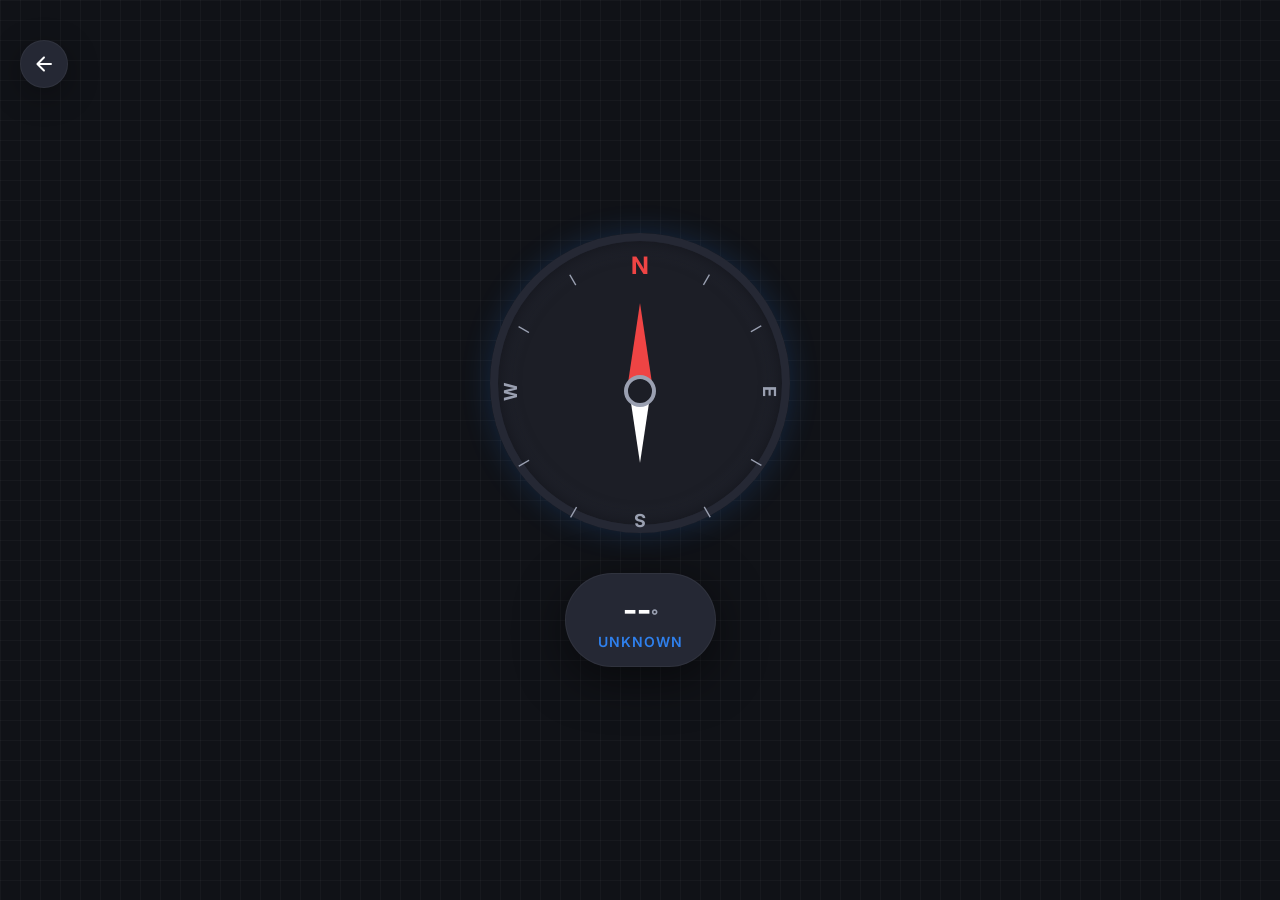
<file: compass.html>
<!DOCTYPE html>
<html lang="en">

<head>
    <meta charset="UTF-8">
    <meta name="viewport" content="width=device-width, initial-scale=1.0, maximum-scale=1.0, user-scalable=no, viewport-fit=cover">
    <title>AI Premium Compass</title>
    <!-- Google Fonts & Icons -->
    <link href="https://fonts.googleapis.com/css2?family=Inter:wght@400;500;600;700&display=swap" rel="stylesheet">
    <link href="https://fonts.googleapis.com/icon?family=Material+Icons+Round" rel="stylesheet">
    <!-- Shared Styles -->
    <link rel="stylesheet" href="styles.css" />
    <style>
        /* Specific Compass Page Styles */
        body {
            display: flex;
            flex-direction: column;
            align-items: center;
            justify-content: center;
            background: #101217;
            /* Background grid for high-tech feel */
            background-image: linear-gradient(rgba(255, 255, 255, 0.03) 1px, transparent 1px),
            linear-gradient(90deg, rgba(255, 255, 255, 0.03) 1px, transparent 1px);
            background-size: 20px 20px;
        }

        .back-button {
            position: absolute;
            top: 40px;
            left: 20px;
            z-index: 100;
            background: var(--surface-secondary);
            border: 1px solid var(--border-color);
            color: var(--text-primary);
            width: 48px;
            height: 48px;
            border-radius: 50%;
            display: flex;
            align-items: center;
            justify-content: center;
            cursor: pointer;
            box-shadow: var(--shadow-soft);
            transition: all 0.2s;
        }

        .back-button:hover {
            background: var(--surface-tertiary);
            transform: scale(1.05);
        }

        .compass-container {
            position: relative;
            width: 300px;
            height: 300px;
            display: flex;
            align-items: center;
            justify-content: center;
            margin-bottom: 40px;
        }

        .compass-ring {
            position: absolute;
            width: 100%;
            height: 100%;
            border-radius: 50%;
            border: 8px solid var(--surface-secondary);
            box-shadow: inset 0 0 20px rgba(0, 0, 0, 0.5), 0 0 30px rgba(47, 128, 237, 0.2);
            transition: transform 0.1s ease-out;
            background: radial-gradient(circle, var(--surface-main) 60%, var(--surface-tertiary) 100%);
            display: flex;
            align-items: center;
            justify-content: center;
        }

        .compass-marks {
            position: absolute;
            width: 100%;
            height: 100%;
            border-radius: 50%;
        }

        .compass-mark {
            position: absolute;
            top: 10px;
            left: 50%;
            transform-origin: 50% 140px; /* Half of 300px minus 10px padding */
            font-weight: bold;
            font-size: 18px;
            color: var(--text-secondary);
            transform: translateX(-50%);
        }

        .mark-n { color: #EF4444; font-size: 24px; } /* Red for North */

        .compass-arrow {
            position: absolute;
            width: 24px;
            height: 160px;
            transition: transform 0.1s ease-out;
            z-index: 10;
        }

        .arrow-up {
            position: absolute;
            top: 0;
            left: 0;
            width: 0;
            height: 0;
            border-left: 12px solid transparent;
            border-right: 12px solid transparent;
            border-bottom: 80px solid #EF4444;
        }

        .arrow-down {
            position: absolute;
            bottom: 0;
            left: 0;
            width: 0;
            height: 0;
            border-left: 12px solid transparent;
            border-right: 12px solid transparent;
            border-top: 80px solid var(--text-primary);
        }
        
        .arrow-center {
            position: absolute;
            top: 72px;
            left: -4px;
            width: 32px;
            height: 32px;
            background: var(--surface-main);
            border: 4px solid var(--text-secondary);
            border-radius: 50%;
            z-index: 11;
        }

        .heading-display {
            background: var(--surface-secondary);
            padding: 16px 32px;
            border-radius: var(--radius-pill);
            border: 1px solid var(--border-color);
            box-shadow: var(--shadow-float);
            display: flex;
            flex-direction: column;
            align-items: center;
            gap: 4px;
        }

        .heading-val {
            font-size: 32px;
            font-weight: 700;
            color: var(--text-primary);
        }
        
        .heading-val span {
            font-size: 16px;
            color: var(--text-secondary);
        }

        .heading-label {
            font-size: 14px;
            color: var(--accent-blue);
            font-weight: 600;
            letter-spacing: 1px;
        }

        .permission-btn {
            margin-top: 30px;
            background: var(--accent-blue);
            color: white;
            border: none;
            padding: 12px 24px;
            border-radius: var(--radius-pill);
            font-size: 14px;
            font-weight: 600;
            cursor: pointer;
            box-shadow: 0 4px 16px rgba(47, 128, 237, 0.4);
            display: none; /* hidden by default, shown if needed */
        }

        @media (max-width: 767px) {
            .back-button {
                top: max(20px, env(safe-area-inset-top));
                left: 16px;
                width: 44px;
                height: 44px;
            }
            
            .compass-container {
                width: 260px;
                height: 260px;
                margin-bottom: 32px;
            }

            .compass-mark {
                transform-origin: 50% 120px; /* Adjusted for 260px container */
            }

            .arrow-up, .arrow-down {
                border-bottom-width: 70px;
                border-top-width: 70px;
            }

            .arrow-center {
                top: 62px;
                width: 28px;
                height: 28px;
                left: -2px;
            }

            .heading-display {
                padding: 12px 24px;
            }

            .heading-val {
                font-size: 28px;
            }
        }
        
        /* Very small screens */
        @media (max-width: 380px) {
            .compass-container {
                width: 220px;
                height: 220px;
            }
            .compass-mark {
                transform-origin: 50% 100px;
                font-size: 14px;
            }
            .mark-n { font-size: 20px; }
            .arrow-up, .arrow-down { border-bottom-width: 60px; border-top-width: 60px; }
            .arrow-center { top: 52px; width: 24px; height: 24px; left: 0px; }
        }
    </style>
</head>

<body>

    <button class="back-button" onclick="location.href='index.html'" title="Back to Map">
        <span class="material-icons-round">arrow_back</span>
    </button>

    <div class="compass-container">
        <div class="compass-ring" id="compassRing">
            <div class="compass-marks">
                <div class="compass-mark mark-n" style="transform: translateX(-50%) rotate(0deg);">N</div>
                <div class="compass-mark" style="transform: translateX(-50%) rotate(90deg);">E</div>
                <div class="compass-mark" style="transform: translateX(-50%) rotate(180deg);">S</div>
                <div class="compass-mark" style="transform: translateX(-50%) rotate(270deg);">W</div>
                
                <!-- Minor tick marks -->
                <script>
                    for(let i=0; i<360; i+=30) {
                        if(i%90 !== 0) {
                            document.write(`<div class="compass-mark" style="font-size: 10px; top: 15px; transform: translateX(-50%) rotate(${i}deg);">|</div>`);
                        }
                    }
                </script>
            </div>
        </div>
        
        <div class="compass-arrow">
            <div class="arrow-up"></div>
            <div class="arrow-down"></div>
            <div class="arrow-center"></div>
        </div>
    </div>

    <div class="heading-display">
        <div class="heading-val" id="headingVal">--<span>°</span></div>
        <div class="heading-label" id="headingLabel">UNKNOWN</div>
    </div>

    <button class="permission-btn" id="permissionBtn" onclick="requestCompassPermission()">
        Enable Compass Sensor
    </button>

    <script src="compass.js"></script>
</body>

</html>
</file>
<file: styles.css>
/* ============================================
   AI GPS TRACKER — Premium App UI (Opex Style)
   ============================================ */

@import url('https://fonts.googleapis.com/css2?family=Inter:wght@400;500;600;700&display=swap');

:root {
    /* Brand Colors based on mockup */
    --accent-blue: #2F80ED;
    --accent-blue-hover: #1E6BE6;
    --accent-blue-transparent: rgba(47, 128, 237, 0.15);
    
    /* Dark Theme Surface Colors */
    --bg-map-overlay: rgba(22, 24, 31, 0.4);
    --surface-main: #1C1E26;
    --surface-secondary: #252834;
    --surface-tertiary: #2D3142;
    
    /* Text Colors */
    --text-primary: #FFFFFF;
    --text-secondary: #9AA0B1;
    --text-tertiary: #6E748B;
    
    /* UI Elements */
    --border-color: rgba(255, 255, 255, 0.05);
    --shadow-soft: 0 8px 32px rgba(0, 0, 0, 0.3);
    --shadow-float: 0 12px 48px rgba(0, 0, 0, 0.5);
    
    --radius-sm: 8px;
    --radius-md: 16px;
    --radius-lg: 24px;
    --radius-pill: 9999px;
}

* {
    margin: 0;
    padding: 0;
    box-sizing: border-box;
    font-family: 'Inter', sans-serif;
}

body, html {
    height: 100%;
    width: 100%;
    background: #101217;
    color: var(--text-primary);
    overflow: hidden;
}

/* ========== MAP BASE ========== */
#map {
    position: fixed;
    top: 0;
    left: 0;
    width: 100vw;
    height: 100vh;
    z-index: 1;
    /* Darken the map tiles slightly to match mockup depth */
    filter: brightness(0.8) contrast(1.1) saturate(0.9);
}

/* Custom Marker */
.custom-pin {
    width: 32px;
    height: 32px;
    background: var(--accent-blue);
    border-radius: 50% 50% 50% 0;
    transform: rotate(-45deg);
    display: flex;
    align-items: center;
    justify-content: center;
    box-shadow: 0 4px 12px rgba(47, 128, 237, 0.5);
    border: 2px solid white;
}
.custom-pin::after {
    content: '';
    width: 12px;
    height: 12px;
    background: white;
    border-radius: 50%;
}

.accuracy-circle {
    background: rgba(47, 128, 237, 0.15);
    border: 1px solid rgba(47, 128, 237, 0.4);
}


/* ========== UI LAYERS OVER MAP ========== */
.ui-layer {
    position: fixed;
    z-index: 100;
    pointer-events: none; /* Let clicks pass through empty space */
}
.ui-layer > * {
    pointer-events: auto; /* Re-enable for UI elements */
}

/* ========== TOP SEARCH / HEADER ========== */
.top-bar {
    top: 40px;
    left: 50%;
    transform: translateX(-50%);
    width: 90%;
    max-width: 400px;
    background: var(--surface-main);
    border-radius: var(--radius-pill);
    padding: 12px 20px;
    display: flex;
    align-items: center;
    gap: 16px;
    box-shadow: var(--shadow-float);
    border: 1px solid var(--border-color);
}

.top-bar .material-icons {
    color: var(--text-secondary);
    font-size: 24px;
}

.top-bar__info {
    flex: 1;
    display: flex;
    flex-direction: column;
}

.top-bar__title {
    font-size: 14px;
    font-weight: 600;
    color: var(--text-primary);
}

.top-bar__subtitle {
    font-size: 11px;
    color: var(--text-secondary);
    margin-top: 2px;
}

.profile-avatar {
    width: 32px;
    height: 32px;
    border-radius: 50%;
    background: var(--surface-secondary);
    display: flex;
    align-items: center;
    justify-content: center;
    overflow: hidden;
}
.profile-avatar img { width: 100%; height: 100%; object-fit: cover; }


/* ========== FLOATING ACTION BUTTONS (Map Controls) ========== */
.map-controls {
    right: 20px;
    top: 50%;
    transform: translateY(-50%);
    display: flex;
    flex-direction: column;
    gap: 12px;
}

.btn-float {
    width: 48px;
    height: 48px;
    border-radius: var(--radius-pill);
    background: var(--surface-secondary);
    border: 1px solid var(--border-color);
    color: var(--text-primary);
    display: flex;
    align-items: center;
    justify-content: center;
    cursor: pointer;
    box-shadow: var(--shadow-soft);
    transition: all 0.2s;
}

.btn-float:hover {
    background: var(--surface-tertiary);
    transform: scale(1.05);
}

.btn-float--active {
    background: var(--accent-blue);
    border-color: var(--accent-blue);
    box-shadow: 0 8px 24px rgba(47, 128, 237, 0.4);
}
.btn-float--active:hover {
    background: var(--accent-blue-hover);
}


/* ========== BOTTOM INFO SHEET ========== */
.bottom-sheet {
    bottom: 20px;
    left: 50%;
    transform: translateX(-50%);
    width: 90%;
    max-width: 440px;
    background: var(--surface-main);
    border-radius: var(--radius-lg);
    padding: 24px;
    box-shadow: var(--shadow-float);
    border: 1px solid var(--border-color);
    display: flex;
    flex-direction: column;
    gap: 20px;
}

/* Route info header */
.sheet-header {
    display: flex;
    align-items: center;
    justify-content: space-between;
}

.route-badge {
    display: inline-flex;
    align-items: center;
    gap: 8px;
    background: var(--accent-blue-transparent);
    color: var(--accent-blue);
    padding: 8px 16px;
    border-radius: var(--radius-pill);
    font-size: 13px;
    font-weight: 600;
}
.route-badge .material-icons { font-size: 16px; }

.status-text {
    font-size: 13px;
    color: var(--text-secondary);
    font-weight: 500;
    display: flex;
    align-items: center;
    gap: 6px;
}
.status-text.pulse::before {
    content: '';
    width: 8px;
    height: 8px;
    border-radius: 50%;
    background: #10B981;
    box-shadow: 0 0 8px #10B981;
    animation: pulse 2s infinite;
}

@keyframes pulse {
    0% { transform: scale(0.95); opacity: 1; }
    50% { transform: scale(1.2); opacity: 0.5; }
    100% { transform: scale(0.95); opacity: 1; }
}

/* Metrics Row */
.metrics-row {
    display: grid;
    grid-template-columns: repeat(3, 1fr);
    gap: 12px;
    background: var(--surface-secondary);
    padding: 16px;
    border-radius: var(--radius-md);
}

.metric {
    display: flex;
    flex-direction: column;
    gap: 4px;
}

.metric__val {
    font-size: 20px;
    font-weight: 700;
    color: var(--text-primary);
}

.metric__val span {
    font-size: 12px;
    font-weight: 500;
    color: var(--text-secondary);
    margin-left: 2px;
}

.metric__label {
    font-size: 11px;
    color: var(--text-tertiary);
    text-transform: uppercase;
    letter-spacing: 0.5px;
    font-weight: 600;
}

/* AI Alert Box */
.ai-alert {
    background: var(--surface-secondary);
    border-radius: var(--radius-md);
    padding: 16px;
    display: flex;
    gap: 16px;
    align-items: flex-start;
    border-left: 4px solid var(--accent-blue);
}

.ai-alert__icon {
    width: 36px;
    height: 36px;
    border-radius: 50%;
    background: var(--accent-blue-transparent);
    color: var(--accent-blue);
    display: flex;
    align-items: center;
    justify-content: center;
    flex-shrink: 0;
}

.ai-alert__content {
    display: flex;
    flex-direction: column;
    gap: 4px;
}

.ai-alert__title {
    font-size: 13px;
    font-weight: 600;
    color: var(--text-primary);
}

.ai-alert__text {
    font-size: 12px;
    color: var(--text-secondary);
    line-height: 1.5;
}

/* Action Buttons */
.sheet-actions {
    display: flex;
    gap: 12px;
}

.btn-primary {
    flex: 1;
    background: var(--accent-blue);
    color: white;
    border: none;
    border-radius: var(--radius-pill);
    padding: 16px;
    font-size: 14px;
    font-weight: 600;
    cursor: pointer;
    box-shadow: 0 4px 16px rgba(47, 128, 237, 0.4);
    transition: all 0.2s;
    display: flex;
    align-items: center;
    justify-content: center;
    gap: 8px;
}

.btn-primary:hover { background: var(--accent-blue-hover); }

.btn-secondary {
    width: 50px;
    background: var(--surface-secondary);
    border: 1px solid var(--border-color);
    color: var(--text-primary);
    border-radius: var(--radius-pill);
    cursor: pointer;
    display: flex;
    align-items: center;
    justify-content: center;
    transition: all 0.2s;
}

.btn-secondary:hover { background: var(--surface-tertiary); }


/* ========== AI CHAT / INSIGHTS PANEL OVERLAY ========== */
.chat-overlay {
    position: fixed;
    top: 0;
    left: 0;
    width: 100vw;
    height: 100vh;
    background: rgba(0, 0, 0, 0.6);
    backdrop-filter: blur(4px);
    z-index: 200;
    opacity: 0;
    pointer-events: none;
    transition: opacity 0.3s, visibility 0.3s;
    visibility: hidden;
    display: flex;
    align-items: flex-end;
    justify-content: center;
}

.chat-overlay.open {
    opacity: 1;
    visibility: visible;
    pointer-events: auto;
}

.chat-modal {
    width: 100%;
    max-width: 500px;
    height: 80vh;
    background: var(--surface-main);
    border-radius: 24px 24px 0 0;
    display: flex;
    flex-direction: column;
    transform: translateY(100%);
    transition: transform 0.4s cubic-bezier(0.2, 0.8, 0.2, 1);
    
    /* Support for mobile virtual keyboards */
    max-height: calc(100vh - env(safe-area-inset-top));
}

.chat-overlay.open .chat-modal {
    transform: translateY(0);
}

.chat-header {
    padding: 20px 24px;
    display: flex;
    align-items: center;
    justify-content: space-between;
    border-bottom: 1px solid var(--border-color);
}

.chat-header__title {
    font-size: 16px;
    font-weight: 600;
    display: flex;
    align-items: center;
    gap: 8px;
}

.close-btn {
    background: none;
    border: none;
    color: var(--text-secondary);
    cursor: pointer;
}

.chat-messages {
    flex: 1;
    overflow-y: auto;
    padding: 24px;
    display: flex;
    flex-direction: column;
    gap: 16px;
}

.msg {
    max-width: 85%;
    padding: 14px 18px;
    border-radius: 18px;
    font-size: 14px;
    line-height: 1.5;
}

.msg-ai {
    background: var(--surface-secondary);
    color: var(--text-primary);
    align-self: flex-start;
    border-bottom-left-radius: 4px;
}

.msg-ai.markdown-body p {
    margin-bottom: 8px;
}
.msg-ai.markdown-body p:last-child {
    margin-bottom: 0;
}
.msg-ai.markdown-body ul, .msg-ai.markdown-body ol {
    margin-left: 20px;
    margin-bottom: 8px;
}
.msg-ai.markdown-body pre {
    background: var(--surface-tertiary);
    padding: 8px;
    border-radius: 4px;
    overflow-x: auto;
    font-size: 12px;
}
.msg-ai.markdown-body code {
    background: var(--surface-tertiary);
    padding: 2px 4px;
    border-radius: 4px;
    font-family: monospace;
    font-size: 12px;
}

.msg-user {
    background: var(--accent-blue);
    color: white;
    align-self: flex-end;
    border-bottom-right-radius: 4px;
}

.chat-input-container {
    padding: 20px 24px;
    background: var(--surface-main);
    border-top: 1px solid var(--border-color);
    display: flex;
    gap: 12px;
}

.chat-input-container input {
    flex: 1;
    background: var(--surface-secondary);
    border: 1px solid var(--border-color);
    color: var(--text-primary);
    padding: 14px 20px;
    border-radius: var(--radius-pill);
    font-size: 14px;
    outline: none;
}
.chat-input-container input::placeholder { color: var(--text-tertiary); }

.chat-send {
    width: 48px;
    height: 48px;
    border-radius: 50%;
    background: var(--accent-blue);
    color: white;
    border: none;
    display: flex;
    align-items: center;
    justify-content: center;
    cursor: pointer;
}

/* Responsive adjustments */

/* Tablet & Desktop (Landscape) */
@media (min-width: 768px) {
    .top-bar { top: 32px; left: 32px; transform: none; width: 340px; }
    .bottom-sheet { bottom: 32px; left: 32px; transform: none; width: 380px; }
    .map-controls { right: 32px; }
    
    .chat-modal {
        position: absolute;
        bottom: 32px;
        right: 32px;
        width: 400px;
        height: 600px;
        border-radius: var(--radius-lg);
        transform: translateY(20px) scale(0.95);
        opacity: 0;
    }
    
    .chat-overlay {
        background: transparent;
        backdrop-filter: none;
    }
    
    .chat-overlay.open .chat-modal {
        transform: translateY(0) scale(1);
        opacity: 1;
    }
}

/* Mobile Screens */
@media (max-width: 767px) {
    .top-bar {
        width: calc(100% - 32px);
        top: 16px;
        padding: 10px 16px;
    }

    .btn-float {
        width: 44px;
        height: 44px;
    }

    .bottom-sheet {
        width: 100%;
        max-width: none;
        bottom: 0;
        border-radius: 28px 28px 0 0;
        /* Add padding-bottom to account for mobile home indicator */
        padding: 20px 20px calc(24px + env(safe-area-inset-bottom)) 20px;
        border-bottom: none;
        border-left: none;
        border-right: none;
        gap: 16px;
    }

    .metrics-row {
        gap: 8px;
        padding: 12px;
    }

    .metric__val {
        font-size: 18px;
    }

    .ai-alert {
        padding: 12px;
    }
    
    .ai-alert__title {
        font-size: 12px;
    }
    
    .ai-alert__text {
        font-size: 11px;
    }

    .btn-primary {
        padding: 14px;
        font-size: 13px;
    }
    
    .btn-secondary {
        width: 46px;
    }

    /* Fix chat modal taking up the whole screen on mobile */
    .chat-modal {
        height: 85vh; 
        border-radius: 20px 20px 0 0;
    }
    
    .chat-header {
        padding: 14px 16px;
    }
    
    .chat-messages {
        padding: 16px;
        gap: 12px;
    }

    .msg {
        padding: 12px 14px;
        font-size: 13px;
    }

    .chat-input-container {
        padding: 12px 16px;
        /* Padding for home indicator and virtual keyboard push */
        padding-bottom: calc(16px + env(safe-area-inset-bottom));
        gap: 8px;
    }

    .chat-input-container input {
        padding: 12px 16px;
        font-size: 13px;
    }

    .chat-send {
        width: 44px;
        height: 44px;
    }
}

/* Very Small Mobile Devices (e.g. iPhone SE) */
@media (max-width: 380px) {
    .metrics-row {
        gap: 4px;
        padding: 10px;
    }
    .metric__val { font-size: 16px; }
    .btn-primary { padding: 12px; font-size: 12px; }
    .ai-alert__title { font-size: 11px; }
    .ai-alert__text { font-size: 10px; }
    .map-controls { top: 30%; gap: 8px; }
    .btn-float { width: 40px; height: 40px; }
    .bottom-sheet { padding-top: 16px; gap: 12px; }
}
</file>
